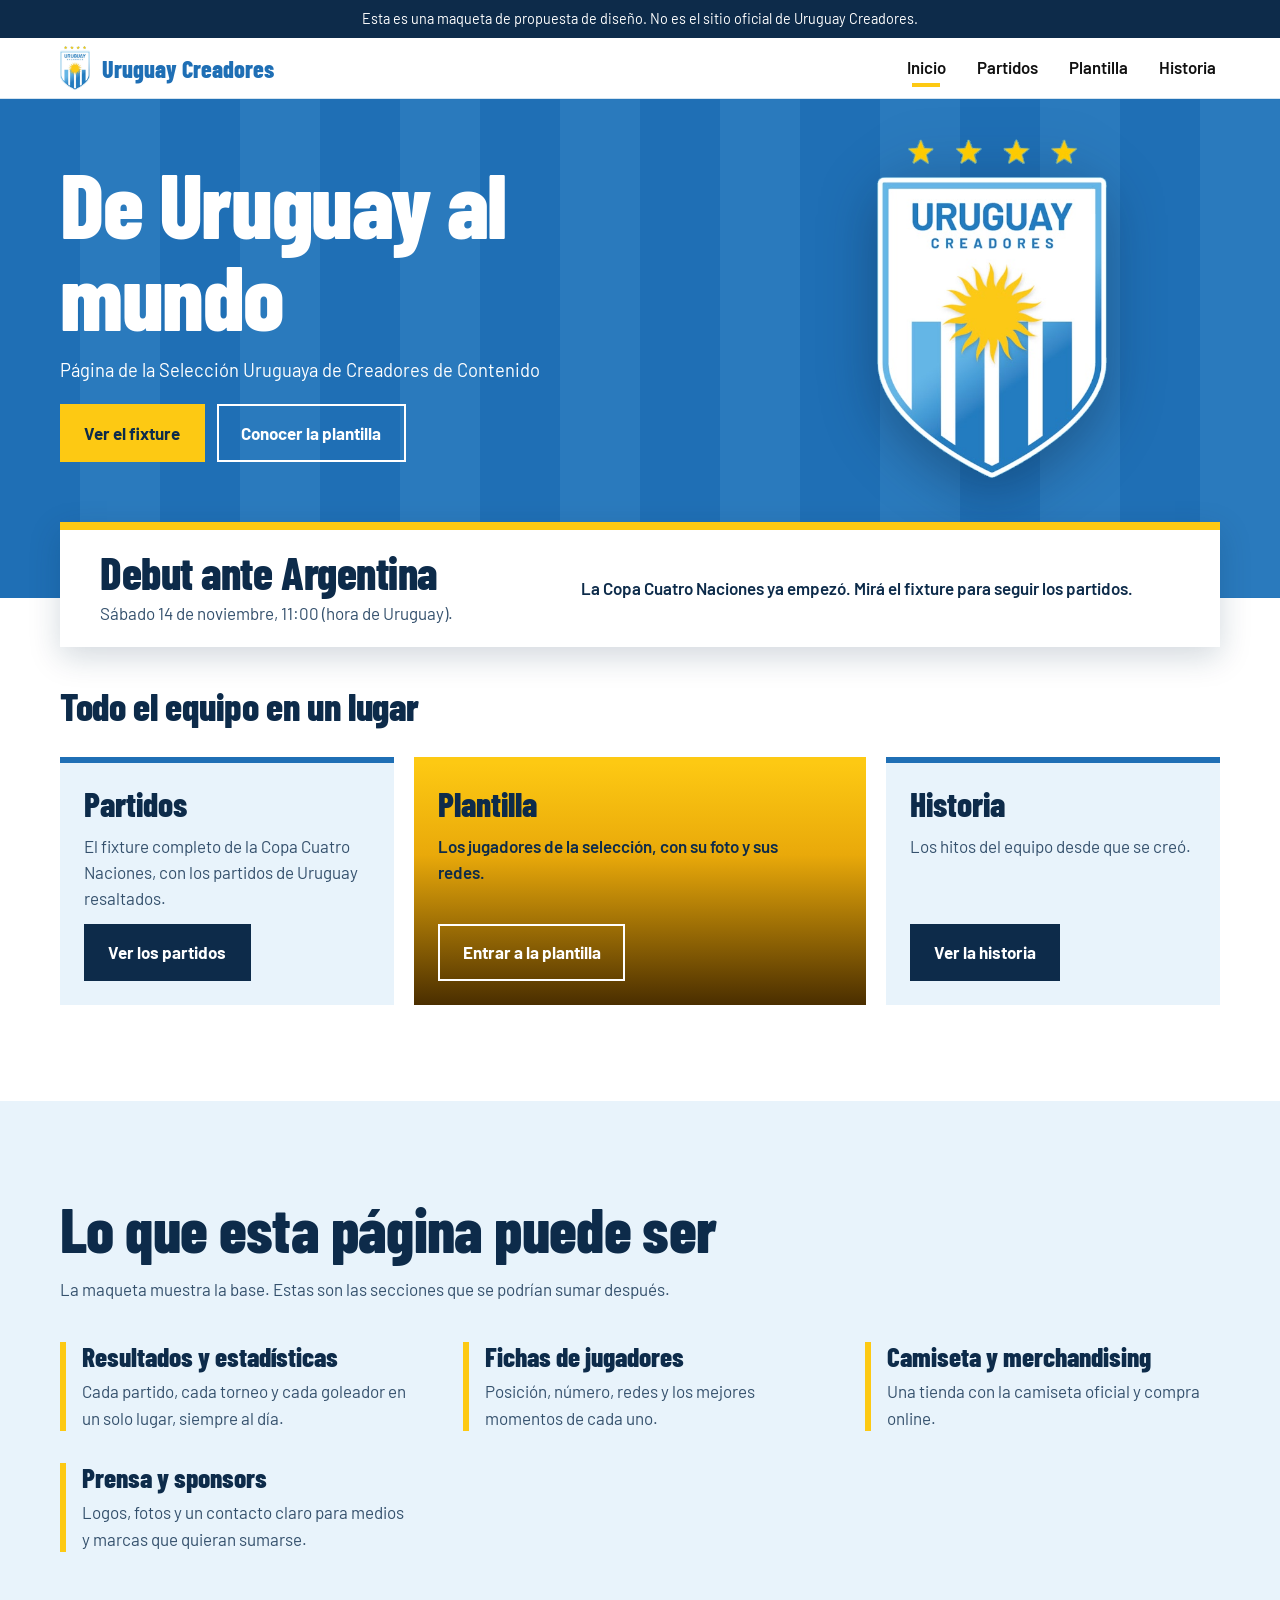
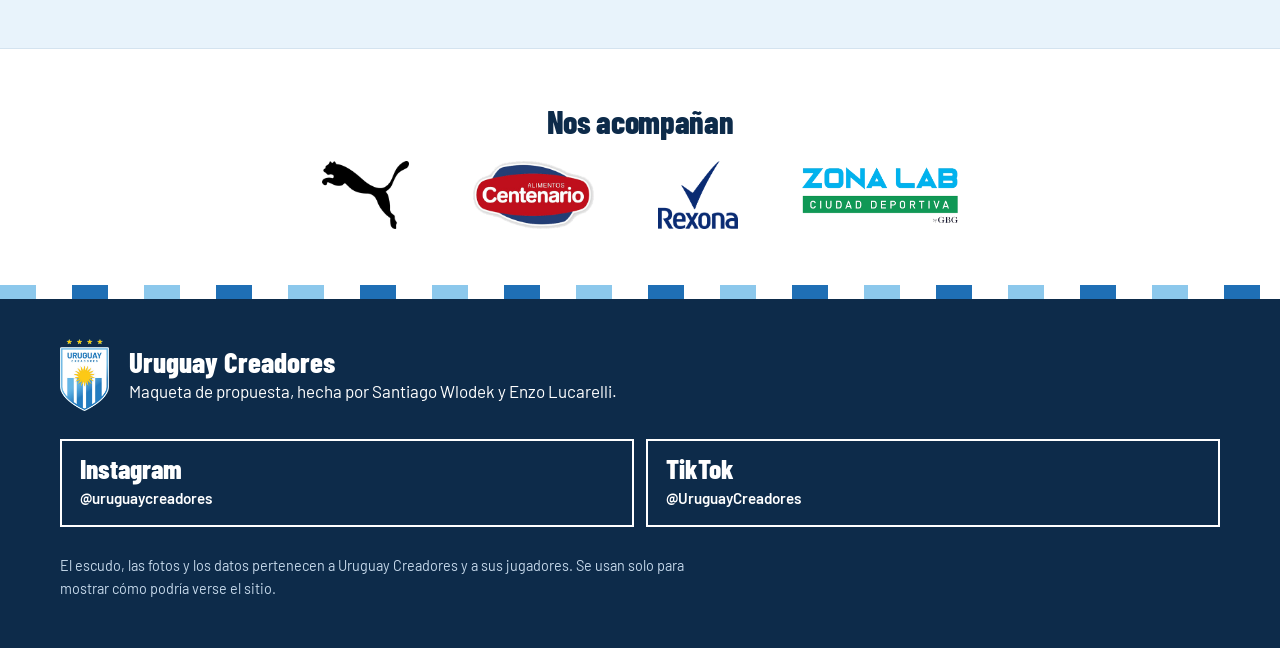
<file: index.html>
<!DOCTYPE html>
<html lang="es">
<head>
  <meta charset="UTF-8">
  <meta name="viewport" content="width=device-width, initial-scale=1">
  <title>Inicio | Uruguay Creadores (maqueta)</title>
  <meta name="description" content="Maqueta de propuesta para el sitio de la Selección Uruguaya de Creadores de Contenido.">
  <link rel="icon" href="assets/escudo.png">
  <link rel="preconnect" href="https://fonts.googleapis.com">
  <link rel="preconnect" href="https://fonts.gstatic.com" crossorigin>
  <link href="https://fonts.googleapis.com/css2?family=Barlow:wght@400;600;700&family=Barlow+Condensed:wght@700;800&display=swap" rel="stylesheet">
  <link rel="stylesheet" href="styles.css">
</head>
<body>

  <p class="aviso-maqueta">Esta es una maqueta de propuesta de diseño. No es el sitio oficial de Uruguay Creadores.</p>

  <header class="cabecera">
    <div class="contenedor cabecera__fila">
      <a class="marca" href="index.html" aria-label="Uruguay Creadores, ir al inicio">
        <img src="assets/escudo.png" alt="" width="371" height="546">
        <span class="marca__nombre">Uruguay Creadores</span>
      </a>
      <nav class="menu" aria-label="Páginas del sitio">
        <a href="index.html" aria-current="page">Inicio</a>
        <a href="partidos.html">Partidos</a>
        <a href="plantilla.html">Plantilla</a>
        <a href="historia.html">Historia</a>
      </nav>
    </div>
  </header>

  <main>
    <section class="hero">
      <div class="hero__rayas" aria-hidden="true"></div>
      <div class="contenedor hero__contenido">
        <div class="hero__texto">
          <h1>De Uruguay al mundo</h1>
          <p class="hero__bajada">Página de la Selección Uruguaya de Creadores de Contenido</p>
          <p class="hero__botones">
            <a class="boton boton--sol" href="partidos.html">Ver el fixture</a>
            <a class="boton" href="plantilla.html">Conocer la plantilla</a>
          </p>
        </div>
        <img class="hero__escudo" src="assets/escudo.png" alt="Escudo de Uruguay Creadores: cuatro estrellas, el sol y franjas celestes" width="371" height="546">
      </div>
    </section>

    <div class="contenedor">
      <section class="debut" aria-labelledby="debut-titulo">
        <div class="debut__texto">
          <h2 id="debut-titulo">Debut ante Argentina</h2>
          <p>Sábado 14 de noviembre, 11:00 (hora de Uruguay).</p>
        </div>
        <div class="reloj" id="reloj" role="timer" aria-label="Tiempo que falta para el debut">
          <div class="reloj__bloque"><span class="reloj__valor" id="reloj-dias">--</span><span class="reloj__unidad">días</span></div>
          <div class="reloj__bloque"><span class="reloj__valor" id="reloj-horas">--</span><span class="reloj__unidad">horas</span></div>
          <div class="reloj__bloque"><span class="reloj__valor" id="reloj-minutos">--</span><span class="reloj__unidad">minutos</span></div>
          <div class="reloj__bloque"><span class="reloj__valor" id="reloj-segundos">--</span><span class="reloj__unidad">segundos</span></div>
        </div>
        <p class="debut__empezo" id="reloj-fin" hidden>La Copa Cuatro Naciones ya empezó. Mirá el fixture para seguir los partidos.</p>
      </section>
    </div>

    <section class="seccion seccion--entradas" aria-labelledby="entrar-titulo">
      <div class="contenedor">
        <h2 class="entradas-titulo" id="entrar-titulo">Todo el equipo en un lugar</h2>
        <div class="entradas">
          <article class="entrada">
            <h3>Partidos</h3>
            <p>El fixture completo de la Copa Cuatro Naciones, con los partidos de Uruguay resaltados.</p>
            <a class="boton boton--oscuro" href="partidos.html">Ver los partidos</a>
          </article>
          <article class="entrada entrada--sol">
            <h3>Plantilla</h3>
            <p>Los jugadores de la selección, con su foto y sus redes.</p>
            <a class="boton" href="plantilla.html">Entrar a la plantilla</a>
          </article>
          <article class="entrada">
            <h3>Historia</h3>
            <p>Los hitos del equipo desde que se creó.</p>
            <a class="boton boton--oscuro" href="historia.html">Ver la historia</a>
          </article>
        </div>
      </div>
    </section>

    <section class="seccion seccion--palida" id="futuro">
      <div class="contenedor">
        <h2>Lo que esta página puede ser</h2>
        <p class="seccion__bajada">La maqueta muestra la base. Estas son las secciones que se podrían sumar después.</p>

        <dl class="ideas">
          <div class="idea">
            <dt>Resultados y estadísticas</dt>
            <dd>Cada partido, cada torneo y cada goleador en un solo lugar, siempre al día.</dd>
          </div>
          <div class="idea">
            <dt>Fichas de jugadores</dt>
            <dd>Posición, número, redes y los mejores momentos de cada uno.</dd>
          </div>
          <div class="idea">
            <dt>Camiseta y merchandising</dt>
            <dd>Una tienda con la camiseta oficial y compra online.</dd>
          </div>
          <div class="idea">
            <dt>Prensa y sponsors</dt>
            <dd>Logos, fotos y un contacto claro para medios y marcas que quieran sumarse.</dd>
          </div>
        </dl>
      </div>
    </section>
  </main>

  <section class="patrocinadores" aria-labelledby="patrocinadores-titulo">
    <div class="contenedor">
      <h2 class="patrocinadores__titulo" id="patrocinadores-titulo">Nos acompañan</h2>
      <ul class="patrocinadores__lista">
        <li><img src="assets/sponsor-puma.png" alt="Puma" height="200" loading="lazy"></li>
        <li><img src="assets/sponsor-centenario.png" alt="Alimentos Centenario" height="200" loading="lazy"></li>
        <li><img src="assets/sponsor-rexona.png" alt="Rexona" height="200" loading="lazy"></li>
        <li><img class="sponsor--ancho" src="assets/sponsor-zonalab.png" alt="Zona Lab Ciudad Deportiva by GBG" height="200" loading="lazy"></li>
      </ul>
    </div>
  </section>

  <footer class="pie" id="redes">
    <div class="franja" aria-hidden="true"></div>
    <div class="contenedor pie__contenido">
      <div class="pie__marca">
        <img src="assets/escudo.png" alt="" width="371" height="546">
        <div>
          <p class="pie__titulo">Uruguay Creadores</p>
          <p>Maqueta de propuesta, hecha por Santiago Wlodek y Enzo Lucarelli.</p>
        </div>
      </div>
      <ul class="pie__redes" aria-label="Redes de Uruguay Creadores">
        <li><a class="red" href="https://www.instagram.com/uruguaycreadores/" target="_blank" rel="noopener"><span class="red__nombre">Instagram</span><span class="red__usuario">@uruguaycreadores</span></a></li>
        <li><a class="red" href="https://www.tiktok.com/@uruguaycreadores" target="_blank" rel="noopener"><span class="red__nombre">TikTok</span><span class="red__usuario">@UruguayCreadores</span></a></li>
      </ul>
      <p class="pie__legal">El escudo, las fotos y los datos pertenecen a Uruguay Creadores y a sus jugadores. Se usan solo para mostrar cómo podría verse el sitio.</p>
    </div>
  </footer>

  <script src="script.js"></script>
</body>
</html>
</file>
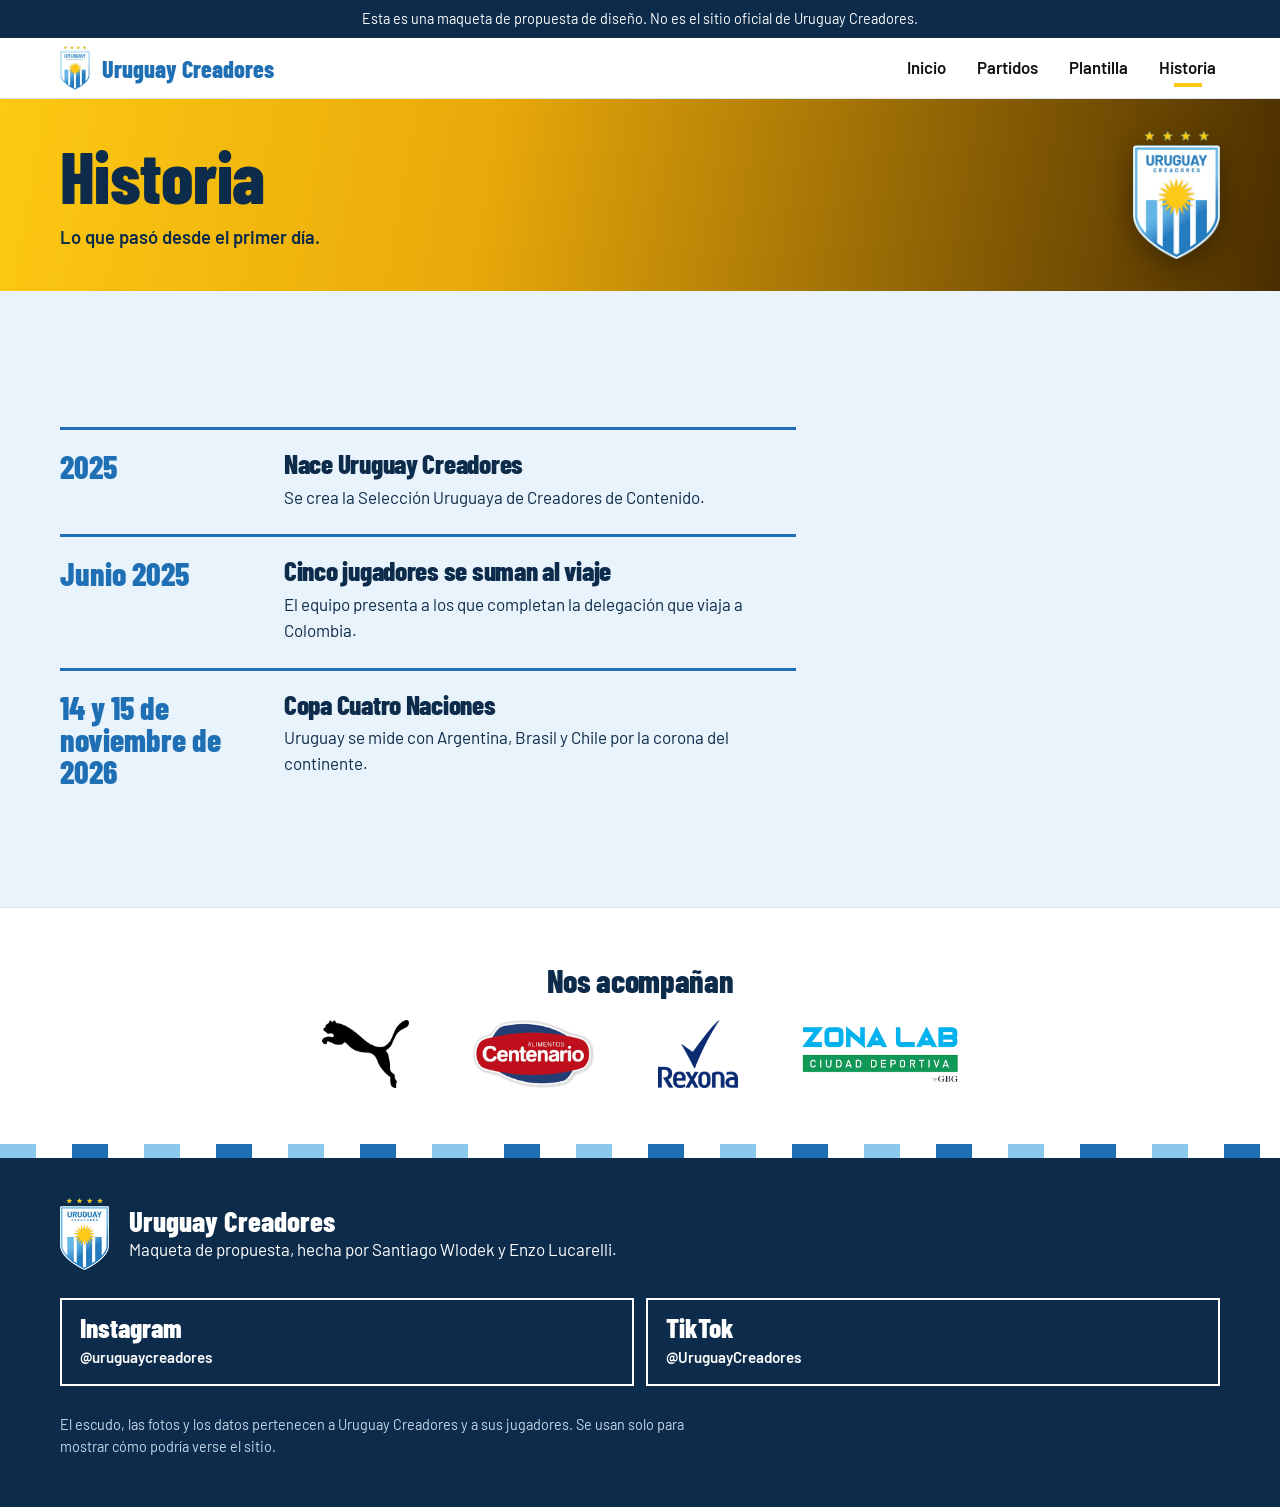
<file: historia.html>
<!DOCTYPE html>
<html lang="es">
<head>
  <meta charset="UTF-8">
  <meta name="viewport" content="width=device-width, initial-scale=1">
  <title>Historia | Uruguay Creadores (maqueta)</title>
  <meta name="description" content="Los hitos de la Selección Uruguaya de Creadores de Contenido.">
  <link rel="icon" href="assets/escudo.png">
  <link rel="preconnect" href="https://fonts.googleapis.com">
  <link rel="preconnect" href="https://fonts.gstatic.com" crossorigin>
  <link href="https://fonts.googleapis.com/css2?family=Barlow:wght@400;600;700&family=Barlow+Condensed:wght@700;800&display=swap" rel="stylesheet">
  <link rel="stylesheet" href="styles.css">
</head>
<body>

  <p class="aviso-maqueta">Esta es una maqueta de propuesta de diseño. No es el sitio oficial de Uruguay Creadores.</p>

  <header class="cabecera">
    <div class="contenedor cabecera__fila">
      <a class="marca" href="index.html" aria-label="Uruguay Creadores, ir al inicio">
        <img src="assets/escudo.png" alt="" width="371" height="546">
        <span class="marca__nombre">Uruguay Creadores</span>
      </a>
      <nav class="menu" aria-label="Páginas del sitio">
        <a href="index.html">Inicio</a>
        <a href="partidos.html">Partidos</a>
        <a href="plantilla.html">Plantilla</a>
        <a href="historia.html" aria-current="page">Historia</a>
      </nav>
    </div>
  </header>

  <main>
    <section class="titulo-pagina">
      <div class="contenedor titulo-pagina__fila">
        <div class="titulo-pagina__texto">
          <h1>Historia</h1>
          <p>Lo que pasó desde el primer día.</p>
        </div>
        <img class="titulo-pagina__escudo" src="assets/escudo.png" alt="" width="371" height="546">
      </div>
    </section>

    <section class="seccion seccion--palida">
      <div class="contenedor">
        <ol class="hitos">
          <li class="hito">
            <span class="hito__fecha">2025</span>
            <div>
              <h2>Nace Uruguay Creadores</h2>
              <p>Se crea la Selección Uruguaya de Creadores de Contenido.</p>
            </div>
          </li>
          <li class="hito">
            <span class="hito__fecha">Junio 2025</span>
            <div>
              <h2>Cinco jugadores se suman al viaje</h2>
              <p>El equipo presenta a los que completan la delegación que viaja a Colombia.</p>
            </div>
          </li>
          <li class="hito">
            <span class="hito__fecha">14 y 15 de noviembre de 2026</span>
            <div>
              <h2>Copa Cuatro Naciones</h2>
              <p>Uruguay se mide con Argentina, Brasil y Chile por la corona del continente.</p>
            </div>
          </li>
        </ol>
      </div>
    </section>
  </main>

  <section class="patrocinadores" aria-labelledby="patrocinadores-titulo">
    <div class="contenedor">
      <h2 class="patrocinadores__titulo" id="patrocinadores-titulo">Nos acompañan</h2>
      <ul class="patrocinadores__lista">
        <li><img src="assets/sponsor-puma.png" alt="Puma" height="200" loading="lazy"></li>
        <li><img src="assets/sponsor-centenario.png" alt="Alimentos Centenario" height="200" loading="lazy"></li>
        <li><img src="assets/sponsor-rexona.png" alt="Rexona" height="200" loading="lazy"></li>
        <li><img class="sponsor--ancho" src="assets/sponsor-zonalab.png" alt="Zona Lab Ciudad Deportiva by GBG" height="200" loading="lazy"></li>
      </ul>
    </div>
  </section>

  <footer class="pie" id="redes">
    <div class="franja" aria-hidden="true"></div>
    <div class="contenedor pie__contenido">
      <div class="pie__marca">
        <img src="assets/escudo.png" alt="" width="371" height="546">
        <div>
          <p class="pie__titulo">Uruguay Creadores</p>
          <p>Maqueta de propuesta, hecha por Santiago Wlodek y Enzo Lucarelli.</p>
        </div>
      </div>
      <ul class="pie__redes" aria-label="Redes de Uruguay Creadores">
        <li><a class="red" href="https://www.instagram.com/uruguaycreadores/" target="_blank" rel="noopener"><span class="red__nombre">Instagram</span><span class="red__usuario">@uruguaycreadores</span></a></li>
        <li><a class="red" href="https://www.tiktok.com/@uruguaycreadores" target="_blank" rel="noopener"><span class="red__nombre">TikTok</span><span class="red__usuario">@UruguayCreadores</span></a></li>
      </ul>
      <p class="pie__legal">El escudo, las fotos y los datos pertenecen a Uruguay Creadores y a sus jugadores. Se usan solo para mostrar cómo podría verse el sitio.</p>
    </div>
  </footer>

  <script src="script.js"></script>
</body>
</html>
</file>
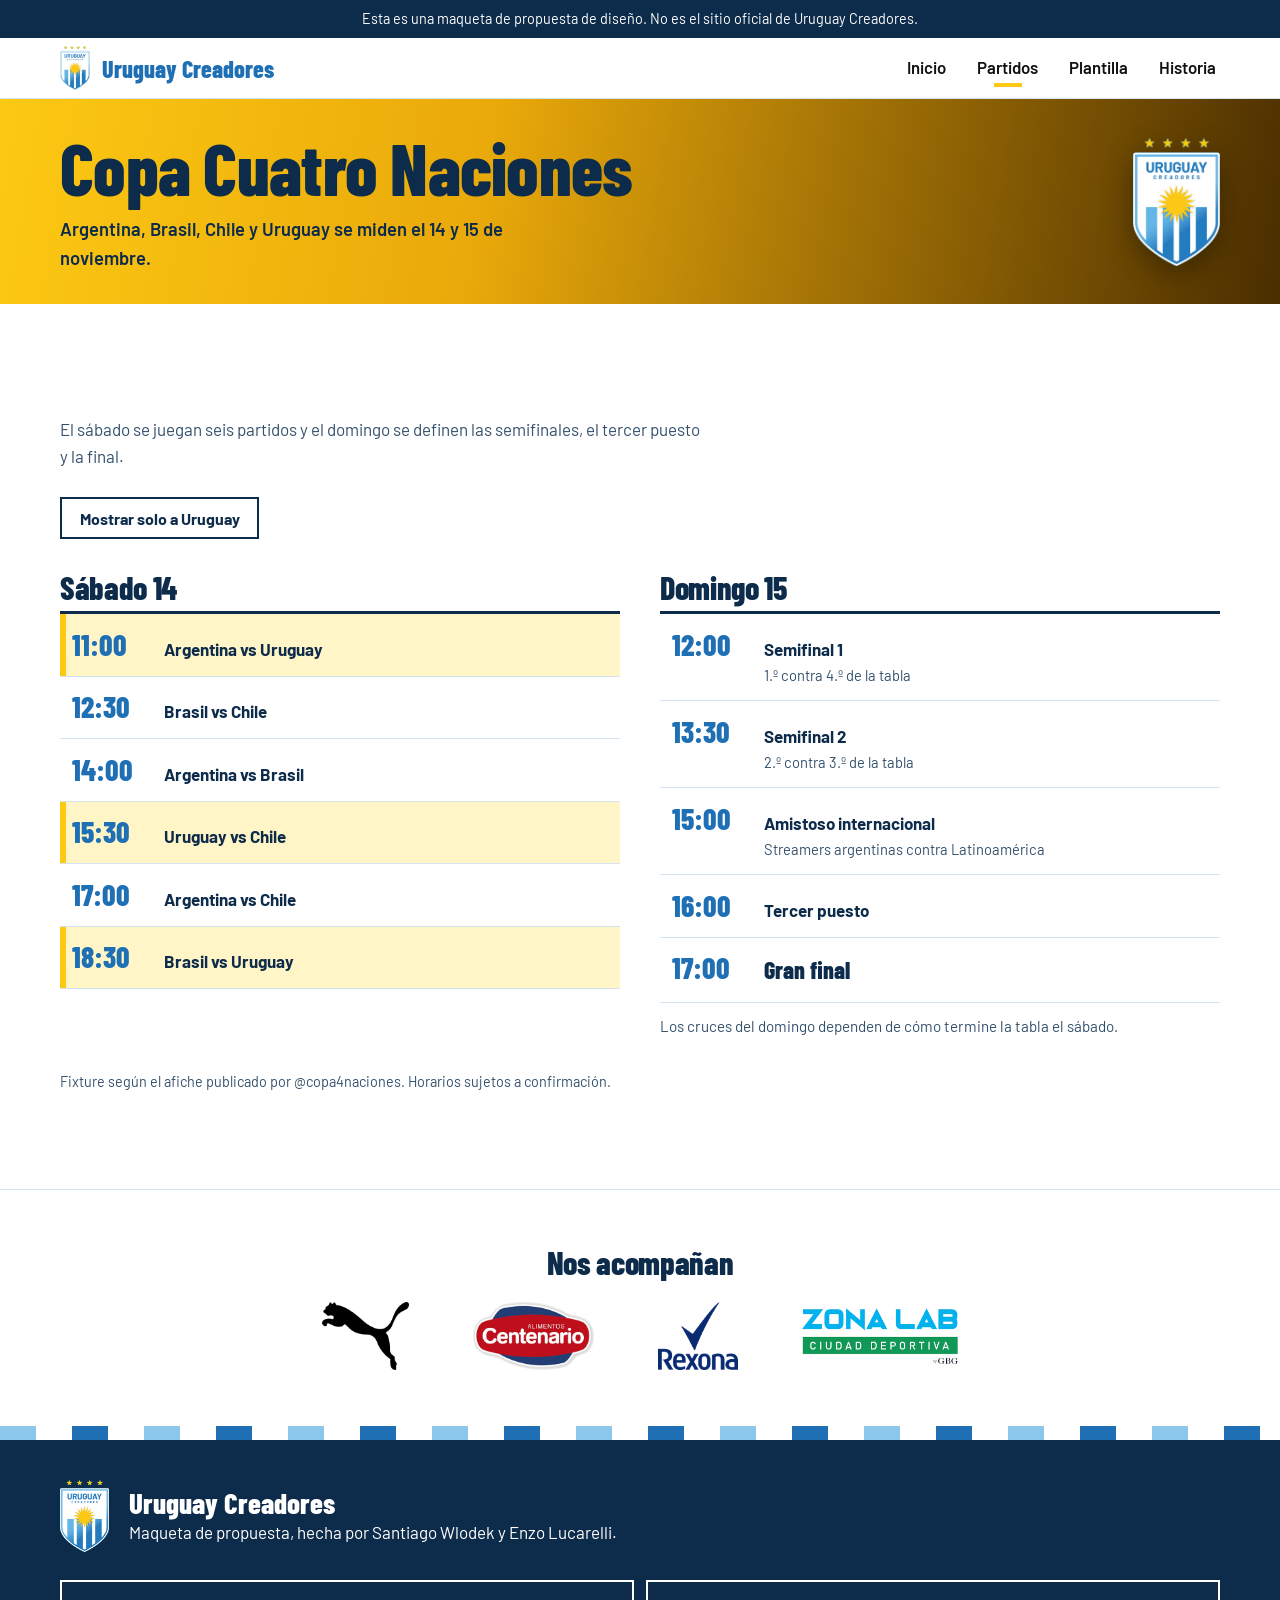
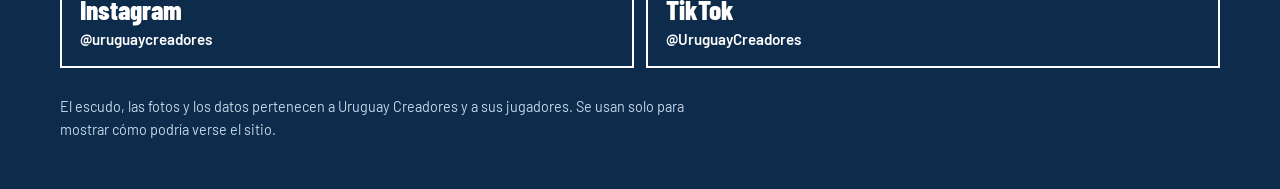
<file: partidos.html>
<!DOCTYPE html>
<html lang="es">
<head>
  <meta charset="UTF-8">
  <meta name="viewport" content="width=device-width, initial-scale=1">
  <title>Partidos | Uruguay Creadores (maqueta)</title>
  <meta name="description" content="Fixture de la Copa Cuatro Naciones con los partidos de Uruguay Creadores.">
  <link rel="icon" href="assets/escudo.png">
  <link rel="preconnect" href="https://fonts.googleapis.com">
  <link rel="preconnect" href="https://fonts.gstatic.com" crossorigin>
  <link href="https://fonts.googleapis.com/css2?family=Barlow:wght@400;600;700&family=Barlow+Condensed:wght@700;800&display=swap" rel="stylesheet">
  <link rel="stylesheet" href="styles.css">
</head>
<body>

  <p class="aviso-maqueta">Esta es una maqueta de propuesta de diseño. No es el sitio oficial de Uruguay Creadores.</p>

  <header class="cabecera">
    <div class="contenedor cabecera__fila">
      <a class="marca" href="index.html" aria-label="Uruguay Creadores, ir al inicio">
        <img src="assets/escudo.png" alt="" width="371" height="546">
        <span class="marca__nombre">Uruguay Creadores</span>
      </a>
      <nav class="menu" aria-label="Páginas del sitio">
        <a href="index.html">Inicio</a>
        <a href="partidos.html" aria-current="page">Partidos</a>
        <a href="plantilla.html">Plantilla</a>
        <a href="historia.html">Historia</a>
      </nav>
    </div>
  </header>

  <main>
    <section class="titulo-pagina">
      <div class="contenedor titulo-pagina__fila">
        <div class="titulo-pagina__texto">
          <h1>Copa Cuatro Naciones</h1>
          <p>Argentina, Brasil, Chile y Uruguay se miden el 14 y 15 de noviembre.</p>
        </div>
        <img class="titulo-pagina__escudo" src="assets/escudo.png" alt="" width="371" height="546">
      </div>
    </section>

    <section class="seccion">
      <div class="contenedor">
        <p class="seccion__bajada">El sábado se juegan seis partidos y el domingo se definen las semifinales, el tercer puesto y la final.</p>

        <button class="filtro" id="filtro-uruguay" type="button" aria-pressed="false">Mostrar solo a Uruguay</button>

        <div class="dias">
          <div class="dia">
            <h2 class="dia__titulo">Sábado 14</h2>
            <ul class="lista-partidos">
              <li class="partido partido--uruguay" data-uruguay="si"><span class="partido__hora">11:00</span><span class="partido__equipos">Argentina vs Uruguay</span></li>
              <li class="partido" data-uruguay="no"><span class="partido__hora">12:30</span><span class="partido__equipos">Brasil vs Chile</span></li>
              <li class="partido" data-uruguay="no"><span class="partido__hora">14:00</span><span class="partido__equipos">Argentina vs Brasil</span></li>
              <li class="partido partido--uruguay" data-uruguay="si"><span class="partido__hora">15:30</span><span class="partido__equipos">Uruguay vs Chile</span></li>
              <li class="partido" data-uruguay="no"><span class="partido__hora">17:00</span><span class="partido__equipos">Argentina vs Chile</span></li>
              <li class="partido partido--uruguay" data-uruguay="si"><span class="partido__hora">18:30</span><span class="partido__equipos">Brasil vs Uruguay</span></li>
            </ul>
          </div>

          <div class="dia">
            <h2 class="dia__titulo">Domingo 15</h2>
            <ul class="lista-partidos">
              <li class="partido" data-uruguay="quiza"><span class="partido__hora">12:00</span><span class="partido__equipos">Semifinal 1</span><span class="partido__fase">1.º contra 4.º de la tabla</span></li>
              <li class="partido" data-uruguay="quiza"><span class="partido__hora">13:30</span><span class="partido__equipos">Semifinal 2</span><span class="partido__fase">2.º contra 3.º de la tabla</span></li>
              <li class="partido" data-uruguay="no"><span class="partido__hora">15:00</span><span class="partido__equipos">Amistoso internacional</span><span class="partido__fase">Streamers argentinas contra Latinoamérica</span></li>
              <li class="partido" data-uruguay="quiza"><span class="partido__hora">16:00</span><span class="partido__equipos">Tercer puesto</span></li>
              <li class="partido partido--final" data-uruguay="quiza"><span class="partido__hora">17:00</span><span class="partido__equipos">Gran final</span></li>
            </ul>
            <p class="dia__nota">Los cruces del domingo dependen de cómo termine la tabla el sábado.</p>
          </div>
        </div>

        <p class="fuente">Fixture según el afiche publicado por @copa4naciones. Horarios sujetos a confirmación.</p>
      </div>
    </section>
  </main>

  <section class="patrocinadores" aria-labelledby="patrocinadores-titulo">
    <div class="contenedor">
      <h2 class="patrocinadores__titulo" id="patrocinadores-titulo">Nos acompañan</h2>
      <ul class="patrocinadores__lista">
        <li><img src="assets/sponsor-puma.png" alt="Puma" height="200" loading="lazy"></li>
        <li><img src="assets/sponsor-centenario.png" alt="Alimentos Centenario" height="200" loading="lazy"></li>
        <li><img src="assets/sponsor-rexona.png" alt="Rexona" height="200" loading="lazy"></li>
        <li><img class="sponsor--ancho" src="assets/sponsor-zonalab.png" alt="Zona Lab Ciudad Deportiva by GBG" height="200" loading="lazy"></li>
      </ul>
    </div>
  </section>

  <footer class="pie" id="redes">
    <div class="franja" aria-hidden="true"></div>
    <div class="contenedor pie__contenido">
      <div class="pie__marca">
        <img src="assets/escudo.png" alt="" width="371" height="546">
        <div>
          <p class="pie__titulo">Uruguay Creadores</p>
          <p>Maqueta de propuesta, hecha por Santiago Wlodek y Enzo Lucarelli.</p>
        </div>
      </div>
      <ul class="pie__redes" aria-label="Redes de Uruguay Creadores">
        <li><a class="red" href="https://www.instagram.com/uruguaycreadores/" target="_blank" rel="noopener"><span class="red__nombre">Instagram</span><span class="red__usuario">@uruguaycreadores</span></a></li>
        <li><a class="red" href="https://www.tiktok.com/@uruguaycreadores" target="_blank" rel="noopener"><span class="red__nombre">TikTok</span><span class="red__usuario">@UruguayCreadores</span></a></li>
      </ul>
      <p class="pie__legal">El escudo, las fotos y los datos pertenecen a Uruguay Creadores y a sus jugadores. Se usan solo para mostrar cómo podría verse el sitio.</p>
    </div>
  </footer>

  <script src="script.js"></script>
</body>
</html>
</file>
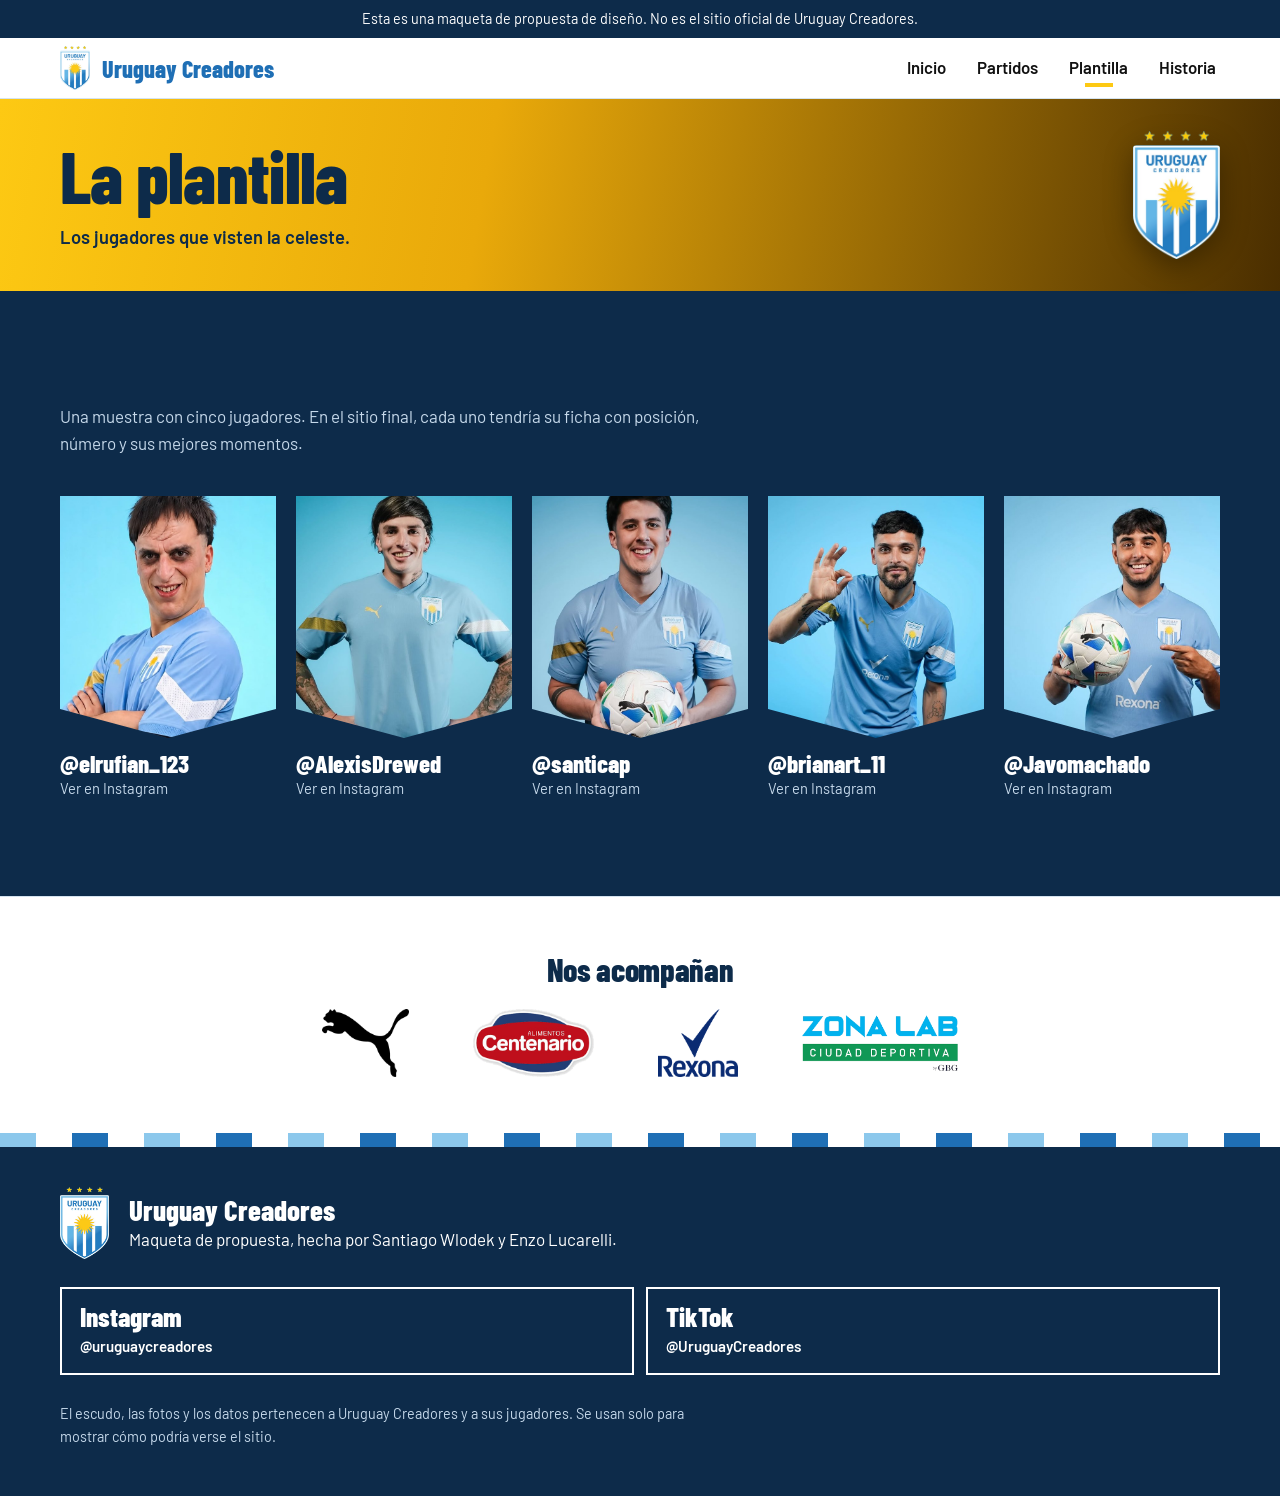
<file: plantilla.html>
<!DOCTYPE html>
<html lang="es">
<head>
  <meta charset="UTF-8">
  <meta name="viewport" content="width=device-width, initial-scale=1">
  <title>Plantilla | Uruguay Creadores (maqueta)</title>
  <meta name="description" content="Los jugadores de la Selección Uruguaya de Creadores de Contenido.">
  <link rel="icon" href="assets/escudo.png">
  <link rel="preconnect" href="https://fonts.googleapis.com">
  <link rel="preconnect" href="https://fonts.gstatic.com" crossorigin>
  <link href="https://fonts.googleapis.com/css2?family=Barlow:wght@400;600;700&family=Barlow+Condensed:wght@700;800&display=swap" rel="stylesheet">
  <link rel="stylesheet" href="styles.css">
</head>
<body>

  <p class="aviso-maqueta">Esta es una maqueta de propuesta de diseño. No es el sitio oficial de Uruguay Creadores.</p>

  <header class="cabecera">
    <div class="contenedor cabecera__fila">
      <a class="marca" href="index.html" aria-label="Uruguay Creadores, ir al inicio">
        <img src="assets/escudo.png" alt="" width="371" height="546">
        <span class="marca__nombre">Uruguay Creadores</span>
      </a>
      <nav class="menu" aria-label="Páginas del sitio">
        <a href="index.html">Inicio</a>
        <a href="partidos.html">Partidos</a>
        <a href="plantilla.html" aria-current="page">Plantilla</a>
        <a href="historia.html">Historia</a>
      </nav>
    </div>
  </header>

  <main>
    <section class="titulo-pagina">
      <div class="contenedor titulo-pagina__fila">
        <div class="titulo-pagina__texto">
          <h1>La plantilla</h1>
          <p>Los jugadores que visten la celeste.</p>
        </div>
        <img class="titulo-pagina__escudo" src="assets/escudo.png" alt="" width="371" height="546">
      </div>
    </section>

    <section class="seccion seccion--noche">
      <div class="contenedor">
        <p class="seccion__bajada">Una muestra con cinco jugadores. En el sitio final, cada uno tendría su ficha con posición, número y sus mejores momentos.</p>

        <ul class="plantel">
          <li class="jugador">
            <img class="jugador__foto" src="assets/elrufian_123.jpg" alt="Jugador con la camiseta celeste y los brazos cruzados" width="800" height="759" loading="lazy">
            <a class="jugador__usuario" href="https://www.instagram.com/elrufian_123/" target="_blank" rel="noopener">@elrufian_123</a>
            <span class="jugador__dato">Ver en Instagram</span>
          </li>
          <li class="jugador">
            <img class="jugador__foto" src="assets/alexisdrewed.jpg" alt="Jugador con la camiseta celeste y las manos en la cintura" width="800" height="759" loading="lazy">
            <a class="jugador__usuario" href="https://www.instagram.com/alexisdrewed/" target="_blank" rel="noopener">@AlexisDrewed</a>
            <span class="jugador__dato">Ver en Instagram</span>
          </li>
          <li class="jugador">
            <img class="jugador__foto" src="assets/santicap.jpg" alt="Jugador con la camiseta celeste sosteniendo una pelota" width="800" height="759" loading="lazy">
            <a class="jugador__usuario" href="https://www.instagram.com/santicap/" target="_blank" rel="noopener">@santicap</a>
            <span class="jugador__dato">Ver en Instagram</span>
          </li>
          <li class="jugador">
            <img class="jugador__foto" src="assets/brianart_11.jpg" alt="Jugador con la camiseta celeste haciendo el gesto de OK con la mano" width="800" height="759" loading="lazy">
            <a class="jugador__usuario" href="https://www.instagram.com/brianart_11/" target="_blank" rel="noopener">@brianart_11</a>
            <span class="jugador__dato">Ver en Instagram</span>
          </li>
          <li class="jugador">
            <img class="jugador__foto" src="assets/javomachado.jpg" alt="Jugador con la camiseta celeste sosteniendo una pelota y señalando el escudo" width="800" height="758" loading="lazy">
            <a class="jugador__usuario" href="https://www.instagram.com/javomachado/" target="_blank" rel="noopener">@Javomachado</a>
            <span class="jugador__dato">Ver en Instagram</span>
          </li>
        </ul>
      </div>
    </section>
  </main>

  <section class="patrocinadores" aria-labelledby="patrocinadores-titulo">
    <div class="contenedor">
      <h2 class="patrocinadores__titulo" id="patrocinadores-titulo">Nos acompañan</h2>
      <ul class="patrocinadores__lista">
        <li><img src="assets/sponsor-puma.png" alt="Puma" height="200" loading="lazy"></li>
        <li><img src="assets/sponsor-centenario.png" alt="Alimentos Centenario" height="200" loading="lazy"></li>
        <li><img src="assets/sponsor-rexona.png" alt="Rexona" height="200" loading="lazy"></li>
        <li><img class="sponsor--ancho" src="assets/sponsor-zonalab.png" alt="Zona Lab Ciudad Deportiva by GBG" height="200" loading="lazy"></li>
      </ul>
    </div>
  </section>

  <footer class="pie" id="redes">
    <div class="franja" aria-hidden="true"></div>
    <div class="contenedor pie__contenido">
      <div class="pie__marca">
        <img src="assets/escudo.png" alt="" width="371" height="546">
        <div>
          <p class="pie__titulo">Uruguay Creadores</p>
          <p>Maqueta de propuesta, hecha por Santiago Wlodek y Enzo Lucarelli.</p>
        </div>
      </div>
      <ul class="pie__redes" aria-label="Redes de Uruguay Creadores">
        <li><a class="red" href="https://www.instagram.com/uruguaycreadores/" target="_blank" rel="noopener"><span class="red__nombre">Instagram</span><span class="red__usuario">@uruguaycreadores</span></a></li>
        <li><a class="red" href="https://www.tiktok.com/@uruguaycreadores" target="_blank" rel="noopener"><span class="red__nombre">TikTok</span><span class="red__usuario">@UruguayCreadores</span></a></li>
      </ul>
      <p class="pie__legal">El escudo, las fotos y los datos pertenecen a Uruguay Creadores y a sus jugadores. Se usan solo para mostrar cómo podría verse el sitio.</p>
    </div>
  </footer>

  <script src="script.js"></script>
</body>
</html>
</file>
<file: styles.css>
/* ==========================================================
   URUGUAY CREADORES · Maqueta de propuesta
   Paleta sacada del escudo: celeste, azul, sol y blanco.
   Idea central: las franjas verticales del escudo, que se repiten
   como el corte del pasto de una cancha.
   ========================================================== */

:root {
  --celeste: #4A9CCB;
  --celeste-claro: #8CC8EC;
  --palido: #E8F3FB;
  --azul: #1F6FB5;
  --azul-franja: #2A7ABD;
  --noche: #0D2B4A;
  --sol: #FDC913;
  --blanco: #FFFFFF;
  --texto-suave: #35516D;
  --ambar: #E9A90A;
  --ambar-oscuro: #4A2E00;

  --fuente-titulo: "Barlow Condensed", "Arial Narrow", "Roboto Condensed", sans-serif;
  --fuente-texto: "Barlow", system-ui, -apple-system, "Segoe UI", sans-serif;
}

*, *::before, *::after { box-sizing: border-box; }

[hidden] { display: none !important; }

html { scroll-behavior: smooth; scroll-padding-top: 5.5rem; }

body {
  margin: 0;
  font-family: var(--fuente-texto);
  font-size: 1.0625rem;
  line-height: 1.55;
  color: var(--noche);
  background: var(--blanco);
}

img { display: block; max-width: 100%; height: auto; }
a { color: inherit; }
ul, ol { margin: 0; padding: 0; list-style: none; }

h1, h2, h3 {
  margin: 0;
  font-family: var(--fuente-titulo);
  font-weight: 800;
  line-height: 1;
}
h2 { font-size: clamp(2.4rem, 5.5vw, 3.9rem); letter-spacing: -0.01em; }
h3 { font-size: 1.6rem; }
p { margin: 0; }

.contenedor { width: min(1160px, 100% - 2rem); margin-inline: auto; }

:focus-visible { outline: 3px solid var(--sol); outline-offset: 3px; }
.cabecera :focus-visible,
.seccion:not(.seccion--noche) :focus-visible { outline-color: var(--azul); }

/* ---------- Aviso de maqueta ---------- */
.aviso-maqueta {
  margin: 0;
  padding: 0.5rem 1rem;
  background: var(--noche);
  color: var(--blanco);
  font-size: 0.9rem;
  text-align: center;
}

/* ---------- Cabecera ---------- */
.cabecera {
  position: sticky;
  top: 0;
  z-index: 20;
  background: var(--blanco);
  border-bottom: 1px solid #D4E3EF;
}
.cabecera__fila {
  display: flex;
  flex-wrap: wrap;
  align-items: center;
  justify-content: space-between;
  gap: 0.25rem 1.5rem;
  padding: 0.5rem 0;
}
.marca { display: flex; align-items: center; gap: 0.75rem; text-decoration: none; }
.marca img { height: 2.75rem; width: auto; }
.marca__nombre { font-family: var(--fuente-titulo); font-weight: 800; font-size: 1.5rem; color: var(--azul); }

.menu { display: flex; gap: 1.75rem; overflow-x: auto; max-width: 100%; padding: 2px; }
.menu a {
  position: relative;
  padding: 0.6rem 0.1rem 0.7rem;
  font-weight: 600;
  font-size: 1.05rem;
  line-height: 1;
  text-decoration: none;
  color: #111;
  white-space: nowrap;
}
/* Barrita amarilla: aparece en la página actual y al pasar el mouse */
.menu a::after {
  content: "";
  position: absolute;
  left: 50%;
  bottom: 0;
  width: 1.75rem;
  height: 4px;
  background: var(--sol);
  transform: translateX(-50%) scaleX(0);
  transition: transform 0.18s ease;
}
.menu a:hover::after,
.menu a:focus-visible::after,
.menu a[aria-current="page"]::after { transform: translateX(-50%) scaleX(1); }
@media (max-width: 480px) {
  .menu { gap: 1rem; }
  .menu a { font-size: 1rem; }
}
@media (prefers-reduced-motion: reduce) {
  .menu a::after { transition: none; }
}

/* ---------- Franja (las rayas del escudo) ---------- */
.franja {
  height: 14px;
  background: repeating-linear-gradient(90deg,
    var(--celeste-claro) 0 36px, var(--blanco) 36px 72px,
    var(--azul) 72px 108px, var(--blanco) 108px 144px);
}

/* ---------- Inicio ---------- */
.hero {
  position: relative;
  overflow: hidden;
  background: var(--azul);
  color: var(--blanco);
  padding: clamp(1.75rem, 4vw, 2.5rem) 0 clamp(6.5rem, 10vw, 7.5rem);
}
.hero__rayas {
  position: absolute;
  inset: 0;
  background: repeating-linear-gradient(90deg, var(--azul) 0 80px, var(--azul-franja) 80px 160px);
  animation: rayas-entran 1.1s cubic-bezier(0.2, 0.7, 0.2, 1) both;
}
@keyframes rayas-entran {
  from { clip-path: inset(0 100% 0 0); }
  to   { clip-path: inset(0 0 0 0); }
}
.hero__contenido {
  position: relative;
  display: grid;
  gap: 1.25rem;
  align-items: center;
}
.hero h1 {
  font-size: clamp(3.2rem, 7.5vw, 5.75rem);
  letter-spacing: -0.015em;
  max-width: 13ch;
}
.hero__bajada { margin-top: 1rem; max-width: 36rem; font-size: 1.15rem; }
.hero__botones { margin-top: 1.25rem; display: flex; flex-wrap: wrap; gap: 0.75rem; }
.hero__escudo { width: min(190px, 46%); justify-self: center; filter: drop-shadow(0 18px 28px rgba(5, 25, 50, 0.35)); }

@media (min-width: 860px) {
  .hero__contenido { grid-template-columns: 1.5fr 1fr; }
  .hero__escudo { width: min(230px, 100%); }
}

.boton {
  display: inline-block;
  padding: 0.85rem 1.4rem;
  font-weight: 700;
  text-decoration: none;
  color: var(--blanco);
  border: 2px solid var(--blanco);
}
.boton:hover { background: var(--blanco); color: var(--azul); }
.boton--oscuro { background: var(--noche); border-color: var(--noche); }
.boton--oscuro:hover { background: var(--azul); border-color: var(--azul); color: var(--blanco); }
.boton--sol { background: var(--sol); border-color: var(--sol); color: var(--noche); }
.boton--sol:hover { background: var(--blanco); border-color: var(--blanco); color: var(--noche); }

/* ---------- Cuenta regresiva ---------- */
.debut {
  position: relative;
  z-index: 2;
  margin-top: -4.75rem;
  padding: 1.25rem 1.5rem;
  display: grid;
  gap: 1.25rem;
  align-items: center;
  background: var(--blanco);
  border-top: 8px solid var(--sol);
  box-shadow: 0 10px 30px rgba(13, 43, 74, 0.18);
}
.debut__texto h2 { font-size: clamp(2rem, 4.5vw, 2.8rem); }
.debut__texto p { margin-top: 0.35rem; color: var(--texto-suave); }
.debut__empezo { font-weight: 600; }

.reloj { display: grid; grid-template-columns: repeat(4, 1fr); gap: 0.5rem; text-align: center; }
.reloj__valor {
  display: block;
  font-family: var(--fuente-titulo);
  font-weight: 800;
  font-size: clamp(2.4rem, 8vw, 3.75rem);
  line-height: 1;
  color: var(--azul);
  font-variant-numeric: tabular-nums;
}
.reloj__unidad { font-size: 0.9rem; color: var(--texto-suave); }

@media (min-width: 860px) {
  .debut { grid-template-columns: 1fr 1.3fr; padding: 1.25rem 2.5rem; }
}

/* ---------- Secciones ---------- */
.seccion { padding: clamp(3.5rem, 8vw, 6rem) 0; }
.seccion--entradas { padding-top: 2.5rem; }
.entradas-titulo { font-size: clamp(1.8rem, 3.5vw, 2.4rem); }
.seccion__bajada { margin-top: 1rem; max-width: 40rem; color: var(--texto-suave); }

.seccion--noche { background: var(--noche); color: var(--blanco); }
.seccion--noche .seccion__bajada { color: #C5D8EA; }
.seccion--palida { background: var(--palido); }

.fuente { margin-top: 2rem; font-size: 0.9rem; color: var(--texto-suave); }

/* ---------- Partidos ---------- */
.filtro {
  margin-top: 1.75rem;
  padding: 0.6rem 1.1rem;
  font: 700 1rem var(--fuente-texto);
  color: var(--noche);
  background: var(--blanco);
  border: 2px solid var(--noche);
  cursor: pointer;
}
.filtro[aria-pressed="true"] { background: var(--noche); color: var(--blanco); }

.dias {
  margin-top: 2rem;
  display: grid;
  gap: 2.5rem;
  grid-template-columns: repeat(auto-fit, minmax(min(100%, 22rem), 1fr));
}
.dia__titulo { font-size: 2rem; padding-bottom: 0.5rem; border-bottom: 3px solid var(--noche); }
.dia__nota { margin-top: 0.75rem; font-size: 0.95rem; color: var(--texto-suave); }

.partido {
  display: grid;
  grid-template-columns: 4.75rem 1fr;
  gap: 0.1rem 1rem;
  align-items: baseline;
  padding: 0.85rem 0.75rem;
  border-bottom: 1px solid #D4E3EF;
}
.partido__hora { font-family: var(--fuente-titulo); font-weight: 800; font-size: 1.85rem; line-height: 1.1; color: var(--azul); }
.partido__equipos { font-weight: 700; }
.partido__fase { grid-column: 2; font-size: 0.92rem; color: var(--texto-suave); }

.partido--uruguay { background: #FFF5C7; box-shadow: inset 6px 0 0 var(--sol); }
.partido--final .partido__equipos { font-family: var(--fuente-titulo); font-weight: 800; font-size: 1.5rem; }

/* ---------- Plantilla ---------- */
.plantel {
  margin-top: 2.5rem;
  display: grid;
  gap: 1.75rem 1rem;
  grid-template-columns: repeat(2, 1fr);
}
@media (min-width: 640px) {
  .plantel { grid-template-columns: repeat(3, 1fr); gap: 1.75rem 1.5rem; }
}
@media (min-width: 1000px) {
  .plantel { grid-template-columns: repeat(5, 1fr); gap: 1.75rem 1.25rem; }
}
.jugador { display: flex; flex-direction: column; }
.jugador__foto {
  width: 100%;
  aspect-ratio: 1 / 1.12;
  object-fit: cover;
  object-position: 50% 12%;
  /* el borde de abajo termina en punta, como el escudo */
  clip-path: polygon(0 0, 100% 0, 100% 88%, 50% 100%, 0 88%);
}
.jugador__usuario {
  margin-top: 0.75rem;
  font-family: var(--fuente-titulo);
  font-weight: 800;
  font-size: clamp(1.1rem, 4.2vw, 1.55rem);
  line-height: 1.1;
  color: var(--blanco);
  text-decoration: none;
  overflow-wrap: anywhere;
}
a.jugador__usuario:hover { color: var(--sol); }
.jugador__dato { font-size: 0.92rem; color: #C5D8EA; }

/* ---------- Historia ---------- */
.hitos { margin-top: 2.5rem; max-width: 46rem; }
.hito {
  display: grid;
  grid-template-columns: 1fr;
  gap: 0.5rem 2rem;
  padding: 1.25rem 0 1.5rem;
  border-top: 3px solid var(--azul);
}
.hito__fecha { font-family: var(--fuente-titulo); font-weight: 800; font-size: 2rem; line-height: 1; color: var(--azul); }
.hito h2 { font-size: 1.7rem; }
.hito p { margin-top: 0.4rem; }
@media (min-width: 720px) {
  .hito { grid-template-columns: 12rem 1fr; }
}

/* ---------- Lo que puede ser ---------- */
.ideas {
  margin: 2.5rem 0 0;
  display: grid;
  gap: 2rem 3rem;
  grid-template-columns: repeat(auto-fit, minmax(min(100%, 19rem), 1fr));
}
.idea { padding-left: 1rem; border-left: 6px solid var(--sol); }
.idea dt { font-family: var(--fuente-titulo); font-weight: 800; font-size: 1.7rem; line-height: 1.1; }
.idea dd { margin: 0.4rem 0 0; color: var(--texto-suave); }

/* ---------- Entradas de la portada ---------- */
.entradas {
  margin-top: 2rem;
  display: grid;
  gap: 1.25rem;
}
.entrada {
  display: flex;
  flex-direction: column;
  align-items: flex-start;
  gap: 0.75rem;
  min-height: 12rem;
  padding: 1.5rem;
  background: var(--palido);
  border-top: 6px solid var(--azul);
}
.entrada h3 { font-size: 2.1rem; }
.entrada p { max-width: 24rem; color: var(--texto-suave); }
.entrada .boton { margin-top: auto; }

/* Degradado del amarillo del escudo a un ámbar oscuro */
.entrada--sol {
  background: linear-gradient(180deg, var(--sol) 0%, var(--ambar) 38%, var(--ambar-oscuro) 100%);
  border-top-color: var(--sol);
  color: var(--noche);
}
.entrada--sol p { color: var(--noche); font-weight: 600; }
.entrada--sol .boton:hover { color: var(--noche); }

@media (min-width: 860px) {
  .entradas { grid-template-columns: 1fr 1.35fr 1fr; align-items: stretch; }
  .entrada { min-height: 14rem; }
}

/* ---------- Título de cada página ---------- */
.titulo-pagina {
  background: linear-gradient(180deg, var(--sol) 0%, var(--ambar) 40%, var(--ambar-oscuro) 100%);
  color: var(--noche);
}
.titulo-pagina__fila {
  display: flex;
  flex-direction: column;
  gap: 1.25rem;
  padding: clamp(1.5rem, 4vw, 2.25rem) 0 1.25rem;
}
.titulo-pagina h1 { font-size: clamp(2.8rem, 6.5vw, 4.5rem); letter-spacing: -0.01em; }
.titulo-pagina p { margin-top: 0.75rem; max-width: 30rem; font-size: 1.15rem; font-weight: 600; }
.titulo-pagina__escudo { height: 6.5rem; width: auto; align-self: flex-end; filter: drop-shadow(0 8px 14px rgba(0, 0, 0, 0.35)); }

@media (min-width: 860px) {
  .titulo-pagina { background: linear-gradient(100deg, var(--sol) 0%, var(--ambar) 38%, var(--ambar-oscuro) 100%); }
  .titulo-pagina__fila { flex-direction: row; align-items: center; justify-content: space-between; padding: 2rem 0; }
  .titulo-pagina__escudo { height: 8rem; align-self: auto; }
}

/* ---------- Sponsors ---------- */
.patrocinadores { padding: clamp(2.5rem, 6vw, 3.5rem) 0; background: var(--blanco); border-top: 1px solid #D4E3EF; }
.patrocinadores__titulo { font-size: clamp(1.6rem, 3vw, 2rem); text-align: center; }
.patrocinadores__lista {
  margin-top: 1.5rem;
  display: flex;
  flex-wrap: wrap;
  align-items: center;
  justify-content: center;
  gap: 1.5rem clamp(1.75rem, 5vw, 4rem);
}
.patrocinadores__lista img { height: 4.25rem; width: auto; max-width: 100%; }
.patrocinadores__lista .sponsor--ancho { height: 3.5rem; }
@media (max-width: 480px) {
  .patrocinadores__lista img { height: 3.5rem; }
  .patrocinadores__lista .sponsor--ancho { height: 2.9rem; }
}

/* ---------- Pie con redes ---------- */
.pie { background: var(--noche); color: var(--blanco); }
.pie__contenido { display: grid; gap: 1.75rem; padding: 2.5rem 0 3rem; }
.pie__marca { display: flex; gap: 1.25rem; align-items: center; }
.pie__marca img { height: 4.5rem; width: auto; flex: none; }
.pie__titulo { font-family: var(--fuente-titulo); font-weight: 800; font-size: 1.8rem; line-height: 1.1; }
.pie__redes {
  display: grid;
  gap: 0.75rem;
  grid-template-columns: repeat(auto-fit, minmax(min(100%, 13rem), 1fr));
}
.pie__legal { max-width: 42rem; font-size: 0.9rem; color: #C5D8EA; }

.red { display: block; padding: 0.9rem 1.1rem; text-decoration: none; border: 2px solid var(--blanco); }
.red:hover { background: var(--blanco); color: var(--noche); }
.red__nombre { display: block; font-family: var(--fuente-titulo); font-weight: 800; font-size: 1.7rem; line-height: 1; }
.red__usuario { display: block; margin-top: 0.3rem; font-weight: 600; font-size: 0.95rem; }

/* ---------- Accesibilidad de movimiento ---------- */
@media (prefers-reduced-motion: reduce) {
  html { scroll-behavior: auto; }
  .hero__rayas { animation: none; }
}
</file>
